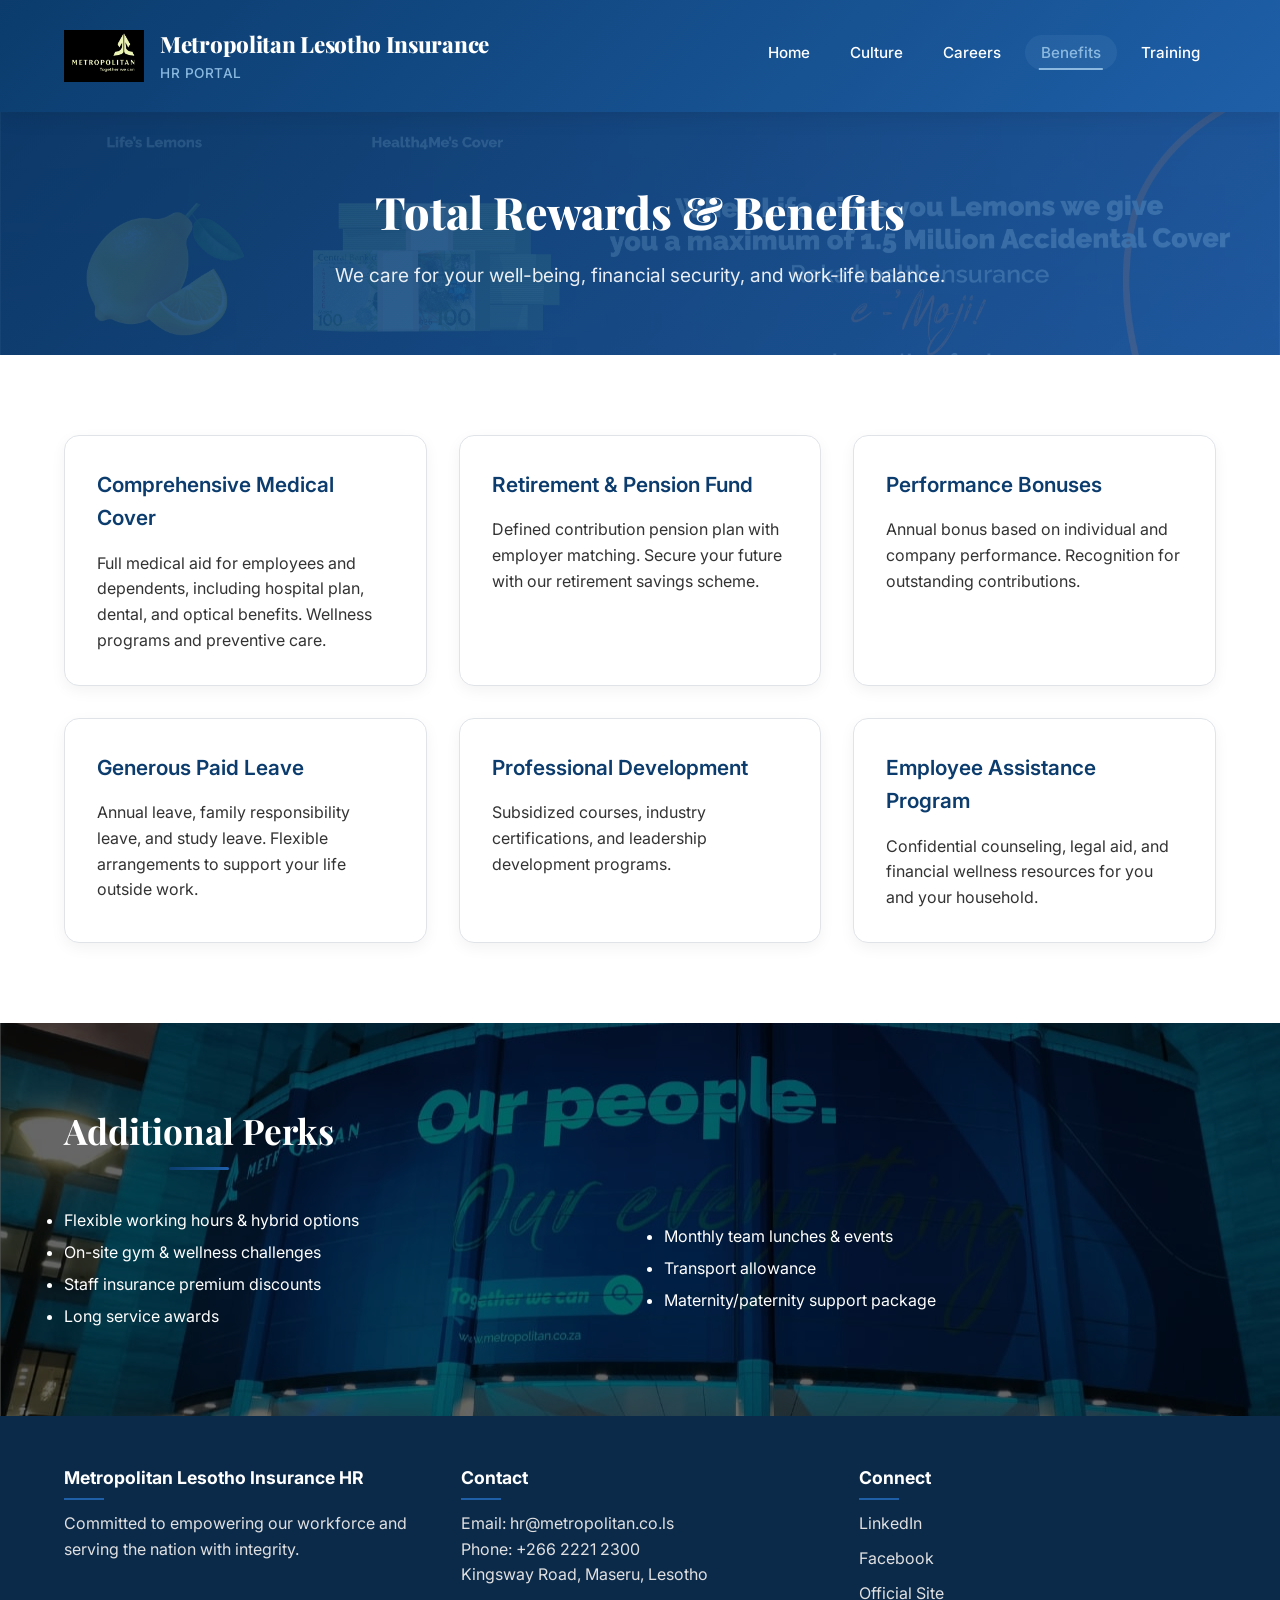
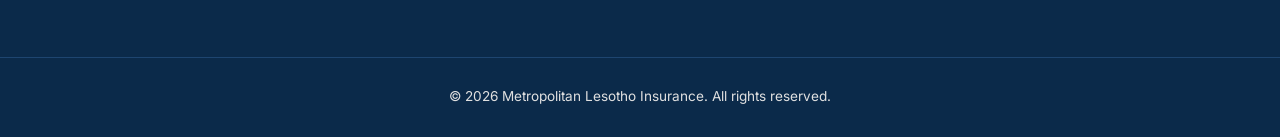
<file: benefits.html>
<!DOCTYPE html>
<html lang="en">
<head>
    <meta charset="UTF-8">
    <meta name="viewport" content="width=device-width, initial-scale=1.0">
    <title>Metropolitan Lesotho Insurance | Employee Benefits</title>
    <link rel="stylesheet" href="css/style.css">
    <link href="https://fonts.googleapis.com/css2?family=Inter:opsz,wght@14..32,300;14..32,400;14..32,600;14..32,700;14..32,800&family=Playfair+Display:wght@400;500;600;700&display=swap" rel="stylesheet">
</head>
<body>
    <header>
        <div class="container header-container">
            <div class="logo">
                <img src="images/logo.png" alt="Metropolitan Lesotho Insurance Logo" class="logo-img">
                <div class="logo-text">
                    <strong>Metropolitan Lesotho Insurance</strong>
                    <span>HR Portal</span>
                </div>
            </div>
            <nav>
                <ul class="nav-links">
                    <li><a href="index.html">Home</a></li>
                    <li><a href="culture.html">Culture</a></li>
                    <li><a href="careers.html">Careers</a></li>
                    <li><a href="benefits.html" class="active">Benefits</a></li>
                    <li><a href="training.html">Training</a></li>
                </ul>
            </nav>
        </div>
    </header>

    <main>
        <section class="page-header" style="background-image: linear-gradient(135deg, rgba(11,60,109,0.9), rgba(30,95,168,0.85)), url('images/benefits.jpg'); background-size: cover; background-position: center;">
            <div class="container">
                <h1>Total Rewards & Benefits</h1>
                <p>We care for your well-being, financial security, and work-life balance.</p>
            </div>
        </section>

        <section class="section">
            <div class="container">
                <div class="benefits-grid">
                    <div class="benefit-card">
                        <h3>Comprehensive Medical Cover</h3>
                        <p>Full medical aid for employees and dependents, including hospital plan, dental, and optical benefits. Wellness programs and preventive care.</p>
                    </div>
                    <div class="benefit-card">
                        <h3>Retirement & Pension Fund</h3>
                        <p>Defined contribution pension plan with employer matching. Secure your future with our retirement savings scheme.</p>
                    </div>
                    <div class="benefit-card">
                        <h3>Performance Bonuses</h3>
                        <p>Annual bonus based on individual and company performance. Recognition for outstanding contributions.</p>
                    </div>
                    <div class="benefit-card">
                        <h3>Generous Paid Leave</h3>
                        <p>Annual leave, family responsibility leave, and study leave. Flexible arrangements to support your life outside work.</p>
                    </div>
                    <div class="benefit-card">
                        <h3>Professional Development</h3>
                        <p>Subsidized courses, industry certifications, and leadership development programs.</p>
                    </div>
                    <div class="benefit-card">
                        <h3>Employee Assistance Program</h3>
                        <p>Confidential counseling, legal aid, and financial wellness resources for you and your household.</p>
                    </div>
                </div>
            </div>
        </section>

        <section class="section bg-light" style="background-image: url('images/f.png'); background-size: cover; background-position: center;">
            <div class="overlay-light"></div>
            <div class="container" style="position: relative; z-index: 2;">
                <h2 class="text-center" style="color: white;">Additional Perks</h2>
                <div class="two-col-grid">
                    <div>
                        <ul style="color: white;">
                            <li>Flexible working hours & hybrid options</li>
                            <li>On-site gym & wellness challenges</li>
                            <li>Staff insurance premium discounts</li>
                            <li>Long service awards</li>
                        </ul>
                    </div>
                    <div>
                        <ul style="color: white;">
                            <li>Monthly team lunches & events</li>
                            <li>Transport allowance</li>
                            <li>Maternity/paternity support package</li>
                        </ul>
                    </div>
                </div>
            </div>
        </section>
    </main>

    <footer>
        <div class="container footer-grid">
            <div>
                <h4>Metropolitan Lesotho Insurance HR</h4>
                <p>Committed to empowering our workforce and serving the nation with integrity.</p>
            </div>
            <div>
                <h4>Contact</h4>
                <p>Email: hr@metropolitan.co.ls</p>
                <p>Phone: +266 2221 2300</p>
                <p>Kingsway Road, Maseru, Lesotho</p>
            </div>
            <div>
                <h4>Connect</h4>
                <ul class="social-links">
                    <li><a href="#">LinkedIn</a></li>
                    <li><a href="#">Facebook</a></li>
                    <li><a href="https://www.metropolitan.co.za" target="_blank" rel="noopener">Official Site</a></li>
                </ul>
            </div>
        </div>
        <div class="footer-bottom">
            <p>&copy; 2026 Metropolitan Lesotho Insurance. All rights reserved.</p>
        </div>
    </footer>
</body>
</html>
</file>
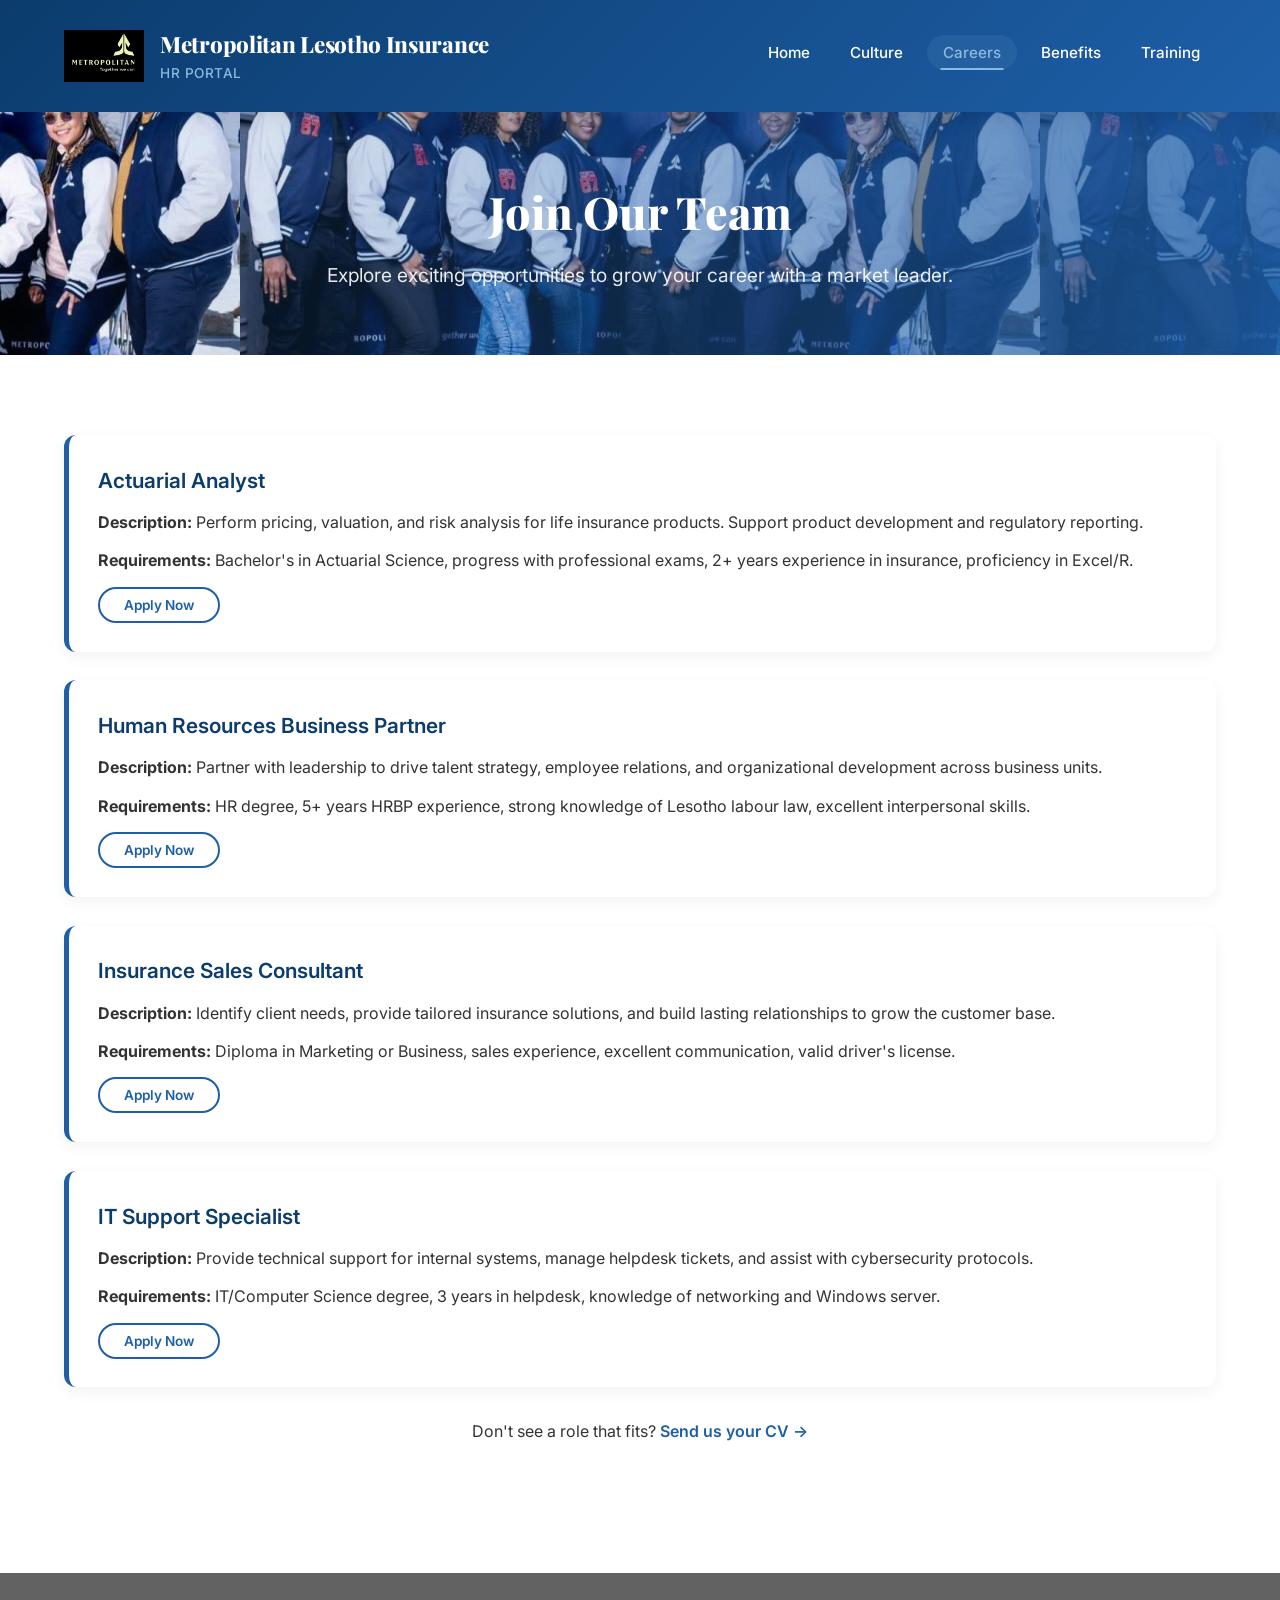
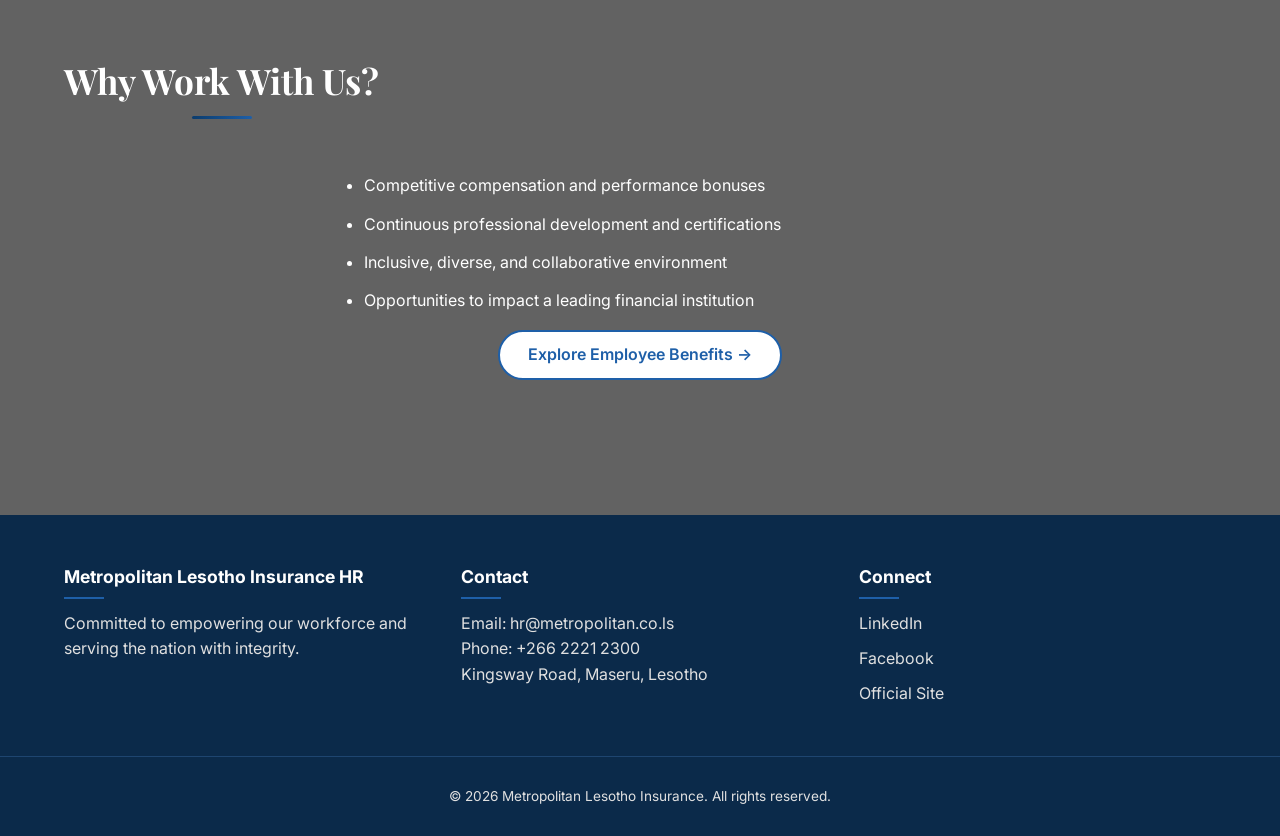
<file: careers.html>
<!DOCTYPE html>
<html lang="en">
<head>
    <meta charset="UTF-8">
    <meta name="viewport" content="width=device-width, initial-scale=1.0">
    <title>Metropolitan Lesotho Insurance | Careers</title>
    <link rel="stylesheet" href="css/style.css">
    <link href="https://fonts.googleapis.com/css2?family=Inter:opsz,wght@14..32,300;14..32,400;14..32,600;14..32,700;14..32,800&family=Playfair+Display:wght@400;500;600;700&display=swap" rel="stylesheet">
</head>
<body>
    <header>
        <div class="container header-container">
            <div class="logo">
                <img src="images/logo.png" alt="Metropolitan Lesotho Insurance Logo" class="logo-img">
                <div class="logo-text">
                    <strong>Metropolitan Lesotho Insurance</strong>
                    <span>HR Portal</span>
                </div>
            </div>
            <nav>
                <ul class="nav-links">
                    <li><a href="index.html">Home</a></li>
                    <li><a href="culture.html">Culture</a></li>
                    <li><a href="careers.html" class="active">Careers</a></li>
                    <li><a href="benefits.html">Benefits</a></li>
                    <li><a href="training.html">Training</a></li>
                </ul>
            </nav>
        </div>
    </header>

    <main>
        <section class="page-header" style="background-image: linear-gradient(100deg, rgba(11,60,109,0), rgba(30,95,168,0.85)), url('images/team.jpg'); background-size: auto; background-position: center;">
            <div class="container">
                <h1>Join Our Team</h1>
                <p>Explore exciting opportunities to grow your career with a market leader.</p>
            </div>
        </section>

        <section class="section">
            <div class="container">
                <div class="job-listings">
                    <div class="job-card">
                        <h3>Actuarial Analyst</h3>
                        <p><strong>Description:</strong> Perform pricing, valuation, and risk analysis for life insurance products. Support product development and regulatory reporting.</p>
                        <p><strong>Requirements:</strong> Bachelor's in Actuarial Science, progress with professional exams, 2+ years experience in insurance, proficiency in Excel/R.</p>
                        <button class="btn-outline">Apply Now</button>
                    </div>
                    <div class="job-card">
                        <h3>Human Resources Business Partner</h3>
                        <p><strong>Description:</strong> Partner with leadership to drive talent strategy, employee relations, and organizational development across business units.</p>
                        <p><strong>Requirements:</strong> HR degree, 5+ years HRBP experience, strong knowledge of Lesotho labour law, excellent interpersonal skills.</p>
                        <button class="btn-outline">Apply Now</button>
                    </div>
                    <div class="job-card">
                        <h3>Insurance Sales Consultant</h3>
                        <p><strong>Description:</strong> Identify client needs, provide tailored insurance solutions, and build lasting relationships to grow the customer base.</p>
                        <p><strong>Requirements:</strong> Diploma in Marketing or Business, sales experience, excellent communication, valid driver's license.</p>
                        <button class="btn-outline">Apply Now</button>
                    </div>
                    <div class="job-card">
                        <h3>IT Support Specialist</h3>
                        <p><strong>Description:</strong> Provide technical support for internal systems, manage helpdesk tickets, and assist with cybersecurity protocols.</p>
                        <p><strong>Requirements:</strong> IT/Computer Science degree, 3 years in helpdesk, knowledge of networking and Windows server.</p>
                        <button class="btn-outline">Apply Now</button>
                    </div>
                </div>
                <div class="text-center" style="margin-top: 2rem;">
                    <p>Don't see a role that fits? <a href="#" style="color: #1E5FA8; font-weight: 600;">Send us your CV →</a></p>
                </div>
            </div>
        </section>

        <section class="section bg-light" style="background-image: url('images/f.png'); background-size: cover; background-position: center; background-attachment: fixed;">
            <div class="overlay-light"></div>
            <div class="container" style="position: relative; z-index: 2;">
                <h2 class="text-center" style="color: white;">Why Work With Us?</h2>
                <ul class="benefits-list">
                    <li>Competitive compensation and performance bonuses</li>
                    <li>Continuous professional development and certifications</li>
                    <li>Inclusive, diverse, and collaborative environment</li>
                    <li>Opportunities to impact a leading financial institution</li>
                </ul>
                <div class="text-center">
                    <a href="benefits.html" class="btn-secondary" style="background: white; color: #1E5FA8;">Explore Employee Benefits →</a>
                </div>
            </div>
        </section>
    </main>

    <footer>
        <div class="container footer-grid">
            <div>
                <h4>Metropolitan Lesotho Insurance HR</h4>
                <p>Committed to empowering our workforce and serving the nation with integrity.</p>
            </div>
            <div>
                <h4>Contact</h4>
                <p>Email: hr@metropolitan.co.ls</p>
                <p>Phone: +266 2221 2300</p>
                <p>Kingsway Road, Maseru, Lesotho</p>
            </div>
            <div>
                <h4>Connect</h4>
                <ul class="social-links">
                    <li><a href="#">LinkedIn</a></li>
                    <li><a href="#">Facebook</a></li>
                    <li><a href="https://www.metropolitan.co.za" target="_blank" rel="noopener">Official Site</a></li>
                </ul>
            </div>
        </div>
        <div class="footer-bottom">
            <p>&copy; 2026 Metropolitan Lesotho Insurance. All rights reserved.</p>
        </div>
    </footer>
</body>
</html>
</file>
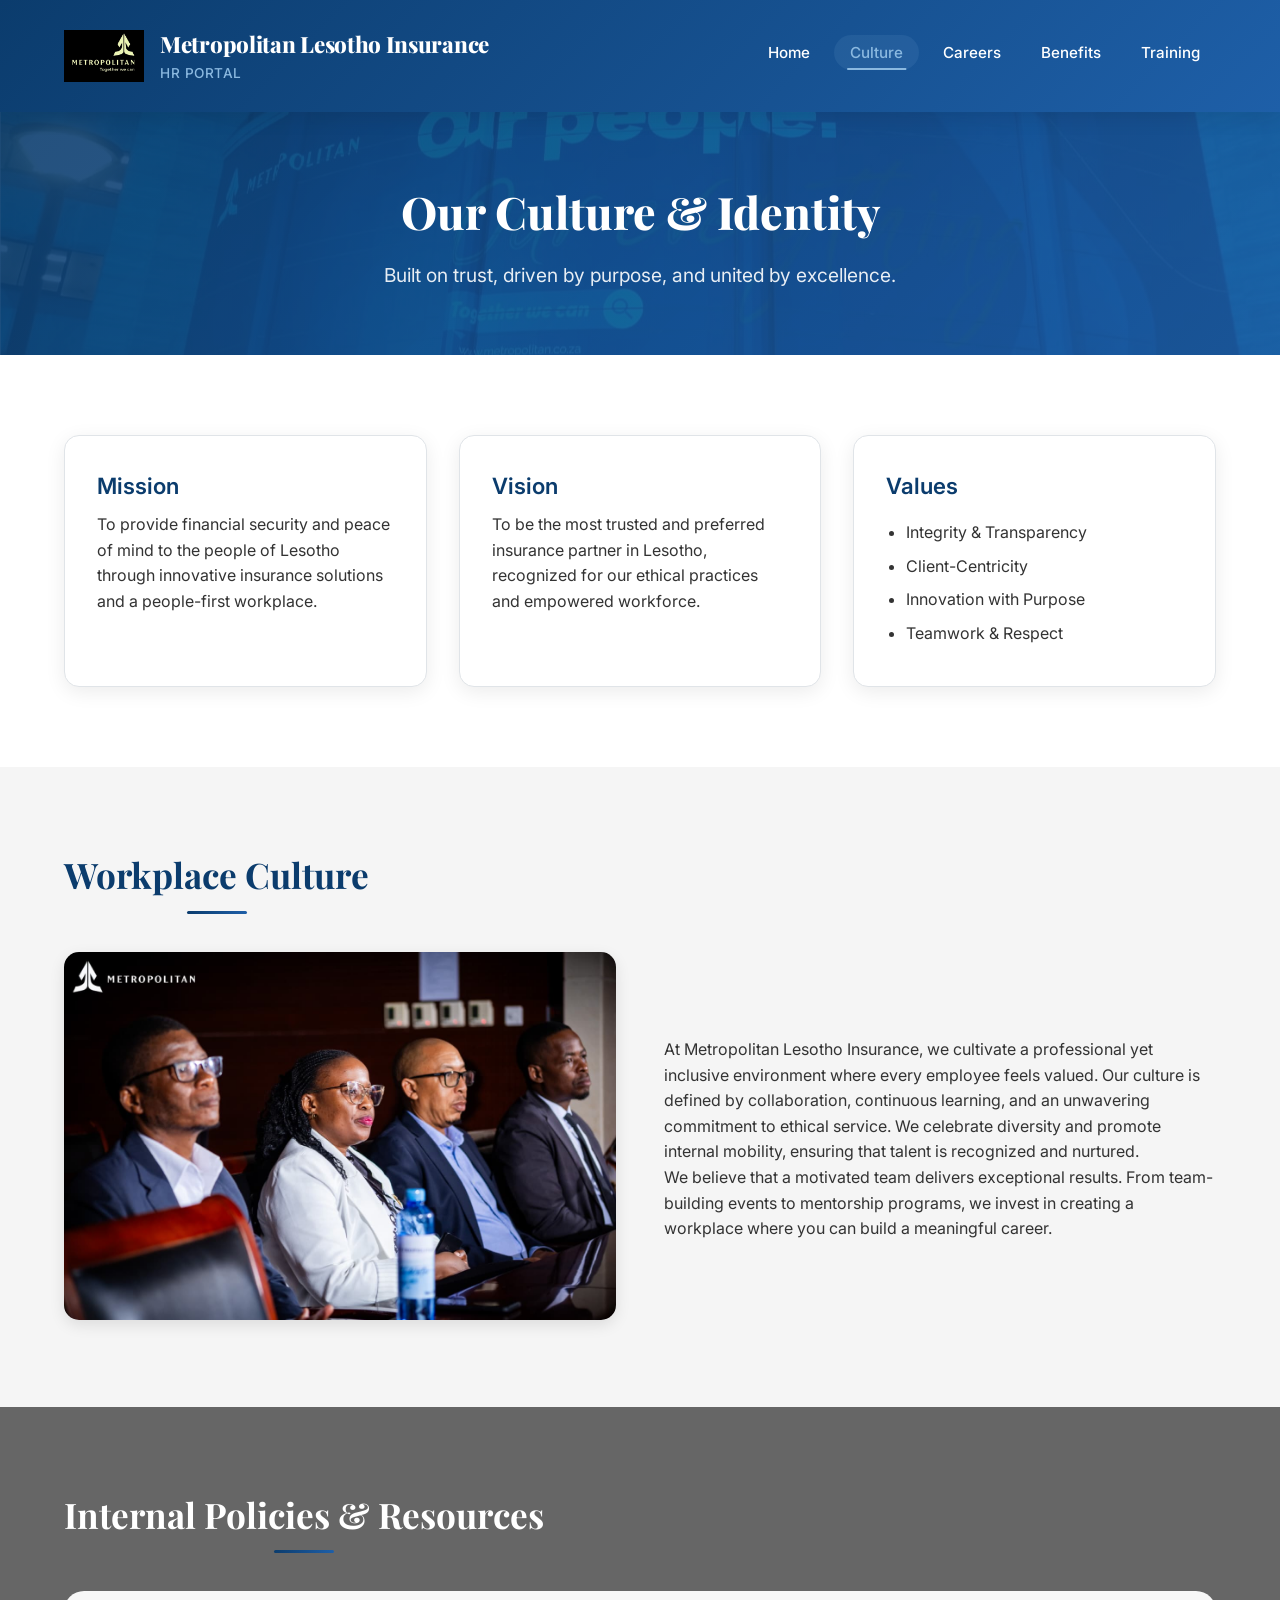
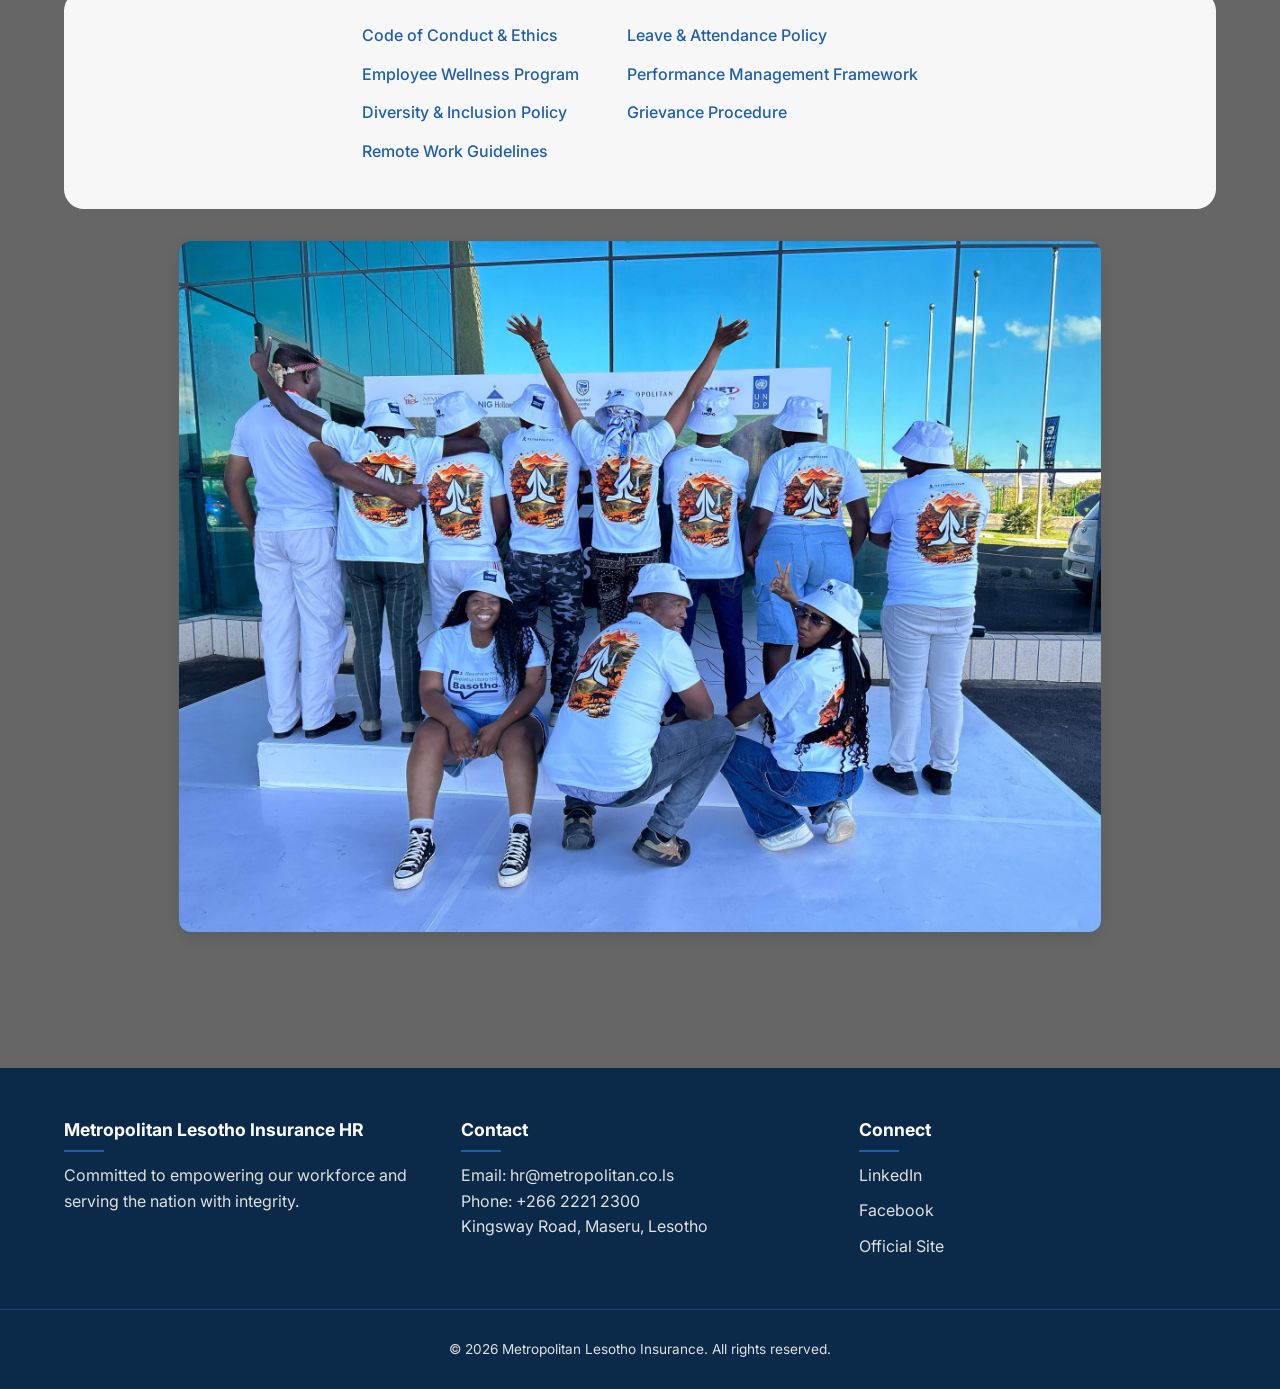
<file: culture.html>
<!DOCTYPE html>
<html lang="en">
<head>
    <meta charset="UTF-8">
    <meta name="viewport" content="width=device-width, initial-scale=1.0">
    <title>Metropolitan Lesotho Insurance | Culture & Values</title>
    <link rel="stylesheet" href="css/style.css">
    <link href="https://fonts.googleapis.com/css2?family=Inter:opsz,wght@14..32,300;14..32,400;14..32,600;14..32,700;14..32,800&family=Playfair+Display:wght@400;500;600;700&display=swap" rel="stylesheet">
</head>
<body>
    <header>
        <div class="container header-container">
            <div class="logo">
                <img src="images/logo.png" alt="Metropolitan Lesotho Insurance Logo" class="logo-img">
                <div class="logo-text">
                    <strong>Metropolitan Lesotho Insurance</strong>
                    <span>HR Portal</span>
                </div>
            </div>
            <nav>
                <ul class="nav-links">
                    <li><a href="index.html">Home</a></li>
                    <li><a href="culture.html" class="active">Culture</a></li>
                    <li><a href="careers.html">Careers</a></li>
                    <li><a href="benefits.html">Benefits</a></li>
                    <li><a href="training.html">Training</a></li>
                </ul>
            </nav>
        </div>
    </header>

    <main>
        <section class="page-header" style="background-image: linear-gradient(135deg, rgba(11,60,109,0.9), rgba(30,95,168,0.85)), url('images/f.png'); background-size: cover; background-position: center;">
            <div class="container">
                <h1>Our Culture & Identity</h1>
                <p>Built on trust, driven by purpose, and united by excellence.</p>
            </div>
        </section>

        <section class="section">
            <div class="container">
                <div class="three-col-grid">
                    <div class="card">
                        <h3>Mission</h3>
                        <p>To provide financial security and peace of mind to the people of Lesotho through innovative insurance solutions and a people-first workplace.</p>
                    </div>
                    <div class="card">
                        <h3>Vision</h3>
                        <p>To be the most trusted and preferred insurance partner in Lesotho, recognized for our ethical practices and empowered workforce.</p>
                    </div>
                    <div class="card">
                        <h3>Values</h3>
                        <ul>
                            <li>Integrity & Transparency</li>
                            <li>Client-Centricity</li>
                            <li>Innovation with Purpose</li>
                            <li>Teamwork & Respect</li>
                        </ul>
                    </div>
                </div>
            </div>
        </section>

        <section class="section bg-light">
            <div class="container">
                <h2 class="text-center">Workplace Culture</h2>
                <div class="two-col-grid">
                    <div>
                        <img src="images/1.jpg" alt="Collaborative team meeting" class="responsive-img">
                    </div>
                    <div>
                        <p>At Metropolitan Lesotho Insurance, we cultivate a professional yet inclusive environment where every employee feels valued. Our culture is defined by collaboration, continuous learning, and an unwavering commitment to ethical service. We celebrate diversity and promote internal mobility, ensuring that talent is recognized and nurtured.</p>
                        <p>We believe that a motivated team delivers exceptional results. From team-building events to mentorship programs, we invest in creating a workplace where you can build a meaningful career.</p>
                    </div>
                </div>
            </div>
        </section>

        <section class="section" style="background-image: url('images/f.png'); background-size: cover; background-position: center; background-attachment: fixed;">
            <div class="overlay-light"></div>
            <div class="container" style="position: relative; z-index: 2;">
                <h2 class="text-center" style="color: white;">Internal Policies & Resources</h2>
                <div class="policy-links">
                    <ul>
                        <li><a href="#">Code of Conduct & Ethics</a></li>
                        <li><a href="#">Employee Wellness Program</a></li>
                        <li><a href="#">Diversity & Inclusion Policy</a></li>
                        <li><a href="#">Remote Work Guidelines</a></li>
                    </ul>
                    <ul>
                        <li><a href="#">Leave & Attendance Policy</a></li>
                        <li><a href="#">Performance Management Framework</a></li>
                        <li><a href="#">Grievance Procedure</a></li>
                    </ul>
                </div>
                <div class="text-center" style="margin-top: 2rem;">
                    <img src="images/4.jpg" alt="Staff celebration" class="responsive-img" style="max-width: 80%; border-radius: 12px;">
                </div>
            </div>
        </section>
    </main>

    <footer>
        <div class="container footer-grid">
            <div>
                <h4>Metropolitan Lesotho Insurance HR</h4>
                <p>Committed to empowering our workforce and serving the nation with integrity.</p>
            </div>
            <div>
                <h4>Contact</h4>
                <p>Email: hr@metropolitan.co.ls</p>
                <p>Phone: +266 2221 2300</p>
                <p>Kingsway Road, Maseru, Lesotho</p>
            </div>
            <div>
                <h4>Connect</h4>
                <ul class="social-links">
                    <li><a href="#">LinkedIn</a></li>
                    <li><a href="#">Facebook</a></li>
                    <li><a href="https://www.metropolitan.co.za" target="_blank" rel="noopener">Official Site</a></li>
                </ul>
            </div>
        </div>
        <div class="footer-bottom">
            <p>&copy; 2026 Metropolitan Lesotho Insurance. All rights reserved.</p>
        </div>
    </footer>
</body>
</html>
</file>
<file: css/style.css>
* {
    margin: 0;
    padding: 0;
    box-sizing: border-box;
}

body {
    font-family: 'Inter', 'Roboto', sans-serif;
    color: #333333;
    line-height: 1.6;
    background-color: #ffffff;
}

.container {
    width: 90%;
    max-width: 1200px;
    margin: 0 auto;
}

/* HEADER & NAVIGATION */
header {
    background: linear-gradient(135deg, #0B3C6D, #1E5FA8);
    border-bottom: none;
    position: sticky;
    top: 0;
    z-index: 100;
    box-shadow: 0 4px 20px rgba(0,0,0,0.1);
}

.header-container {
    display: flex;
    justify-content: space-between;
    align-items: center;
    padding: 1rem 0;
    flex-wrap: wrap;
}

.logo {
    display: flex;
    align-items: center;
    gap: 1rem;
}

.logo-img {
    width: 80px;
    height: 80px;
    object-fit: contain;
    transition: transform 0.3s ease;
    filter: brightness(1) invert(2);
}

.logo-img:hover {
    transform: scale(1.05);
}

.logo-text {
    display: flex;
    flex-direction: column;
}

.logo-text strong {
    font-size: 1.4rem;
    color: white;
    letter-spacing: -0.3px;
    font-weight: 800;
    font-family: 'Playfair Display', serif;
}

.logo-text span {
    font-size: 0.85rem;
    color: #8BB9E0;
    font-weight: 500;
    letter-spacing: 0.5px;
    text-transform: uppercase;
}

.nav-links {
    display: flex;
    list-style: none;
    gap: 0.5rem;
}

.nav-links a {
    text-decoration: none;
    color: #ffffff;
    font-weight: 500;
    transition: all 0.3s ease;
    font-size: 0.95rem;
    padding: 0.5rem 1rem;
    border-radius: 30px;
    position: relative;
}

.nav-links a::before {
    content: '';
    position: absolute;
    bottom: 0;
    left: 50%;
    transform: translateX(-50%);
    width: 0;
    height: 2px;
    background: #8BB9E0;
    transition: width 0.3s ease;
}

.nav-links a:hover::before,
.nav-links a.active::before {
    width: 70%;
}

.nav-links a:hover {
    color: #8BB9E0;
    transform: translateY(-2px);
}

.nav-links a.active {
    color: #8BB9E0;
    background: rgba(139, 185, 224, 0.1);
}

/* BUTTONS */
.btn-primary {
    background: linear-gradient(135deg, #0B3C6D, #1E5FA8);
    color: white;
    border: none;
    padding: 12px 32px;
    font-weight: 600;
    border-radius: 50px;
    text-decoration: none;
    display: inline-block;
    transition: all 0.3s ease;
    cursor: pointer;
    font-size: 0.95rem;
    box-shadow: 0 4px 15px rgba(0,0,0,0.2);
    position: relative;
    overflow: hidden;
}

.btn-primary::before {
    content: '';
    position: absolute;
    top: 50%;
    left: 50%;
    width: 0;
    height: 0;
    border-radius: 50%;
    background: rgba(255,255,255,0.3);
    transform: translate(-50%, -50%);
    transition: width 0.6s, height 0.6s;
}

.btn-primary:hover::before {
    width: 300px;
    height: 300px;
}

.btn-primary:hover {
    background: linear-gradient(135deg, #1E5FA8, #2C7AC9);
    transform: translateY(-3px);
    box-shadow: 0 6px 20px rgba(0,0,0,0.25);
}

.btn-secondary {
    background: transparent;
    border: 2px solid #1E5FA8;
    color: #1E5FA8;
    padding: 10px 28px;
    font-weight: 600;
    border-radius: 50px;
    text-decoration: none;
    display: inline-block;
    transition: all 0.3s ease;
    position: relative;
    overflow: hidden;
}

.btn-secondary:hover {
    background: #1E5FA8;
    color: white;
    transform: translateY(-2px);
    box-shadow: 0 4px 12px rgba(30,95,168,0.3);
}

.btn-outline {
    background: transparent;
    border: 2px solid #1E5FA8;
    padding: 8px 24px;
    color: #1E5FA8;
    font-weight: 600;
    border-radius: 50px;
    cursor: pointer;
    transition: all 0.3s ease;
    font-size: 0.85rem;
}

.btn-outline:hover {
    background: #1E5FA8;
    color: white;
    transform: translateY(-2px);
    box-shadow: 0 4px 12px rgba(30,95,168,0.3);
}

/* HERO */
.hero {
    background-size: cover;
    background-position: center;
    padding: 8rem 0;
    color: white;
    text-align: center;
    position: relative;
    background-attachment: fixed;
}

.hero-content h1 {
    font-size: 3.2rem;
    margin-bottom: 1rem;
    font-weight: 800;
    font-family: 'Playfair Display', serif;
    animation: fadeInUp 0.8s ease;
}

.hero-content p {
    font-size: 1.2rem;
    max-width: 700px;
    margin: 0 auto 2rem;
    opacity: 0.95;
    animation: fadeInUp 0.8s ease 0.2s backwards;
}

/* Animations */
@keyframes fadeInUp {
    from {
        opacity: 0;
        transform: translateY(30px);
    }
    to {
        opacity: 1;
        transform: translateY(0);
    }
}

/* SECTIONS */
.section {
    padding: 5rem 0;
    position: relative;
}

.bg-light {
    background: #F5F5F5;
    position: relative;
}

.overlay {
    position: absolute;
    top: 0;
    left: 0;
    right: 0;
    bottom: 0;
    background: linear-gradient(135deg, rgba(11,60,109,0.85), rgba(30,95,168,0.8));
    z-index: 1;
}

.overlay-light {
    position: absolute;
    top: 0;
    left: 0;
    right: 0;
    bottom: 0;
    background: rgba(0,0,0,0.6);
    z-index: 1;
}

.text-center {
    text-align: center;
    margin-bottom: 3rem;
}

h2 {
    color: #0B3C6D;
    font-size: 2.2rem;
    margin-bottom: 1rem;
    font-weight: 700;
    font-family: 'Playfair Display', serif;
    position: relative;
    display: inline-block;
}

h2::after {
    content: '';
    position: absolute;
    bottom: -10px;
    left: 50%;
    transform: translateX(-50%);
    width: 60px;
    height: 3px;
    background: linear-gradient(90deg, #0B3C6D, #1E5FA8);
    border-radius: 2px;
}

h3 {
    color: #0B3C6D;
    font-size: 1.4rem;
    margin-bottom: 0.5rem;
    font-weight: 600;
}

/* GRIDS */
.two-col-grid {
    display: grid;
    grid-template-columns: 1fr 1fr;
    gap: 3rem;
    align-items: center;
}

.three-col-grid {
    display: grid;
    grid-template-columns: repeat(auto-fit, minmax(300px, 1fr));
    gap: 2rem;
}

.team-grid {
    display: flex;
    justify-content: center;
    gap: 2.5rem;
    flex-wrap: wrap;
}

.team-card {
    background: white;
    border-radius: 15px;
    overflow: hidden;
    box-shadow: 0 10px 30px rgba(0,0,0,0.1);
    text-align: center;
    padding: 2rem;
    transition: all 0.3s ease;
    width: 260px;
}

.team-card:hover {
    transform: translateY(-10px);
    box-shadow: 0 20px 40px rgba(0,0,0,0.15);
}

.team-card img {
    width: 140px;
    height: 140px;
    border-radius: 50%;
    object-fit: cover;
    margin-bottom: 1.2rem;
    border: 3px solid #1E5FA8;
    transition: transform 0.3s ease;
}

.team-card:hover img {
    transform: scale(1.05);
}

.team-card h3 {
    font-size: 1.3rem;
    margin-bottom: 0.3rem;
    color: #0B3C6D;
}

.team-card p {
    color: #666;
    font-size: 0.9rem;
}

/* VIDEO WRAPPER */
.video-wrapper {
    position: relative;
    margin: 2rem 0;
    border-radius: 20px;
    overflow: hidden;
    box-shadow: 0 15px 40px rgba(0,0,0,0.15);
    transition: transform 0.3s ease, box-shadow 0.3s ease;
    background: #000;
}

.video-wrapper:hover {
    transform: scale(1.02);
    box-shadow: 0 20px 50px rgba(0,0,0,0.2);
}

.video-wrapper video {
    display: block;
    width: 100%;
    height: auto;
    border-radius: 20px;
}


.video-wrapper video::-webkit-media-controls-play-button {
    background-color: #1E5FA8;
    border-radius: 50%;
}

/* CARDS & LISTS */
.card {
    background: white;
    border-radius: 15px;
    padding: 2rem;
    box-shadow: 0 5px 20px rgba(0,0,0,0.08);
    border: 1px solid #e0e4e8;
    transition: all 0.3s ease;
    height: 100%;
}

.card:hover {
    transform: translateY(-5px);
    box-shadow: 0 15px 35px rgba(0,0,0,0.12);
    border-color: #1E5FA8;
}

.card ul {
    margin-top: 1rem;
    padding-left: 1.2rem;
}

.card li {
    margin-bottom: 0.5rem;
    color: #333;
}

.job-listings {
    display: flex;
    flex-direction: column;
    gap: 1.8rem;
}

.job-card {
    background: #ffffff;
    border-left: 5px solid #1E5FA8;
    padding: 1.8rem;
    box-shadow: 0 5px 15px rgba(0,0,0,0.05);
    border-radius: 12px;
    transition: all 0.3s ease;
}

.job-card:hover {
    transform: translateX(8px);
    box-shadow: 0 8px 25px rgba(0,0,0,0.1);
    border-left-width: 8px;
}

.job-card h3 {
    color: #0B3C6D;
    margin-bottom: 0.8rem;
    font-size: 1.3rem;
}

.job-card p {
    margin: 0.8rem 0;
    color: #333;
}

.benefits-grid {
    display: grid;
    grid-template-columns: repeat(auto-fill, minmax(340px, 1fr));
    gap: 2rem;
}

.benefit-card {
    background: white;
    padding: 2rem;
    border-radius: 15px;
    box-shadow: 0 5px 15px rgba(0,0,0,0.05);
    border: 1px solid #e0e4e8;
    transition: all 0.3s ease;
}

.benefit-card:hover {
    border-color: #1E5FA8;
    transform: translateY(-5px);
    box-shadow: 0 12px 30px rgba(0,0,0,0.12);
}

.benefit-card h3 {
    margin-bottom: 1rem;
    color: #0B3C6D;
    font-size: 1.3rem;
}

.training-list {
    display: flex;
    flex-direction: column;
    gap: 1.6rem;
}

.training-item {
    background: white;
    border-radius: 15px;
    padding: 1.6rem;
    border: 1px solid #e0e4e8;
    transition: all 0.3s ease;
}

.training-item:hover {
    border-color: #1E5FA8;
    transform: translateX(8px);
    box-shadow: 0 5px 15px rgba(0,0,0,0.08);
}

.training-item h3 {
    margin-bottom: 0.6rem;
    color: #0B3C6D;
    font-size: 1.2rem;
}

.policy-links {
    display: flex;
    gap: 3rem;
    justify-content: center;
    flex-wrap: wrap;
    background: rgba(255,255,255,0.95);
    padding: 2rem;
    border-radius: 20px;
    backdrop-filter: blur(10px);
}

.policy-links ul {
    list-style: none;
}

.policy-links li {
    margin-bottom: 0.8rem;
}

.policy-links a {
    text-decoration: none;
    color: #1E5FA8;
    font-weight: 500;
    transition: all 0.2s;
}

.policy-links a:hover {
    color: #0B3C6D;
    padding-left: 5px;
}

.benefits-list {
    list-style: disc;
    max-width: 600px;
    margin: 1rem auto;
    padding-left: 1.5rem;
    color: white;
}

.benefits-list li {
    margin-bottom: 0.8rem;
    font-size: 1rem;
}

/* PAGE HEADER */
.page-header {
    background: linear-gradient(135deg, #0B3C6D, #1E5FA8);
    padding: 4rem 0;
    text-align: center;
    color: white;
    position: relative;
}

.page-header h1 {
    font-size: 2.8rem;
    color: white;
    margin-bottom: 0.8rem;
    font-weight: 800;
    font-family: 'Playfair Display', serif;
}

.page-header p {
    color: rgba(255,255,255,0.9);
    font-size: 1.2rem;
}

/* FOOTER */
footer {
    background: #0B2A4A;
    color: #e0e0e0;
    padding-top: 3rem;
    margin-top: 0;
}

.footer-grid {
    display: grid;
    grid-template-columns: repeat(auto-fit, minmax(250px, 1fr));
    gap: 2.5rem;
    padding-bottom: 2.5rem;
}

.footer-grid h4 {
    color: white;
    margin-bottom: 1.2rem;
    font-weight: 700;
    font-size: 1.1rem;
    position: relative;
    display: inline-block;
}

.footer-grid h4::after {
    content: '';
    position: absolute;
    bottom: -8px;
    left: 0;
    width: 40px;
    height: 2px;
    background: #1E5FA8;
}

.social-links {
    list-style: none;
}

.social-links li {
    margin-bottom: 0.6rem;
}

.social-links a {
    color: #e0e0e0;
    text-decoration: none;
    transition: all 0.2s;
}

.social-links a:hover {
    color: #8BB9E0;
    padding-left: 5px;
}

.footer-bottom {
    border-top: 1px solid #1E4570;
    text-align: center;
    padding: 1.8rem;
    font-size: 0.85rem;
}

/* RESPONSIVE */
@media (max-width: 768px) {
    .header-container {
        flex-direction: column;
        gap: 1.2rem;
    }
    
    .logo {
        width: 100%;
        justify-content: center;
    }
    
    .logo-img {
        width: 60px;
        height: 60px;
    }
    
    .logo-text strong {
        font-size: 1.1rem;
    }
    
    .logo-text span {
        font-size: 0.7rem;
    }
    
    .nav-links {
        gap: 0.5rem;
        flex-wrap: wrap;
        justify-content: center;
    }
    
    .nav-links a {
        padding: 0.4rem 0.8rem;
        font-size: 0.85rem;
    }
    
    .hero-content h1 {
        font-size: 2rem;
    }
    
    .hero {
        padding: 4rem 0;
    }
    
    .two-col-grid {
        grid-template-columns: 1fr;
        gap: 2rem;
    }
    
    .team-card {
        width: 100%;
        max-width: 280px;
    }
    
    .policy-links {
        flex-direction: column;
        gap: 1.5rem;
    }
    
    .page-header h1 {
        font-size: 1.8rem;
    }
    
    h2 {
        font-size: 1.6rem;
    }
    
    .section {
        padding: 3rem 0;
    }
}

/* TABLET RESPONSIVE */
@media (min-width: 769px) and (max-width: 1024px) {
    .logo-img {
        width: 70px;
        height: 70px;
    }
    
    .logo-text strong {
        font-size: 1.2rem;
    }
    
    .hero-content h1 {
        font-size: 2.5rem;
    }
}

img.responsive-img {
    width: 100%;
    border-radius: 15px;
    object-fit: cover;
    height: auto;
    box-shadow: 0 5px 15px rgba(0,0,0,0.1);
    transition: transform 0.3s ease;
}

img.responsive-img:hover {
    transform: scale(1.02);
}

button, .btn-primary, .btn-secondary, .btn-outline {
    font-family: inherit;
}

/* Lists styling */
ul, ol {
    color: #333;
}

li {
    margin-bottom: 0.4rem;
}

/* Link styling */
a {
    color: #1E5FA8;
    text-decoration: none;
    transition: all 0.2s;
}

a:hover {
    color: #0B3C6D;
}
</file>
